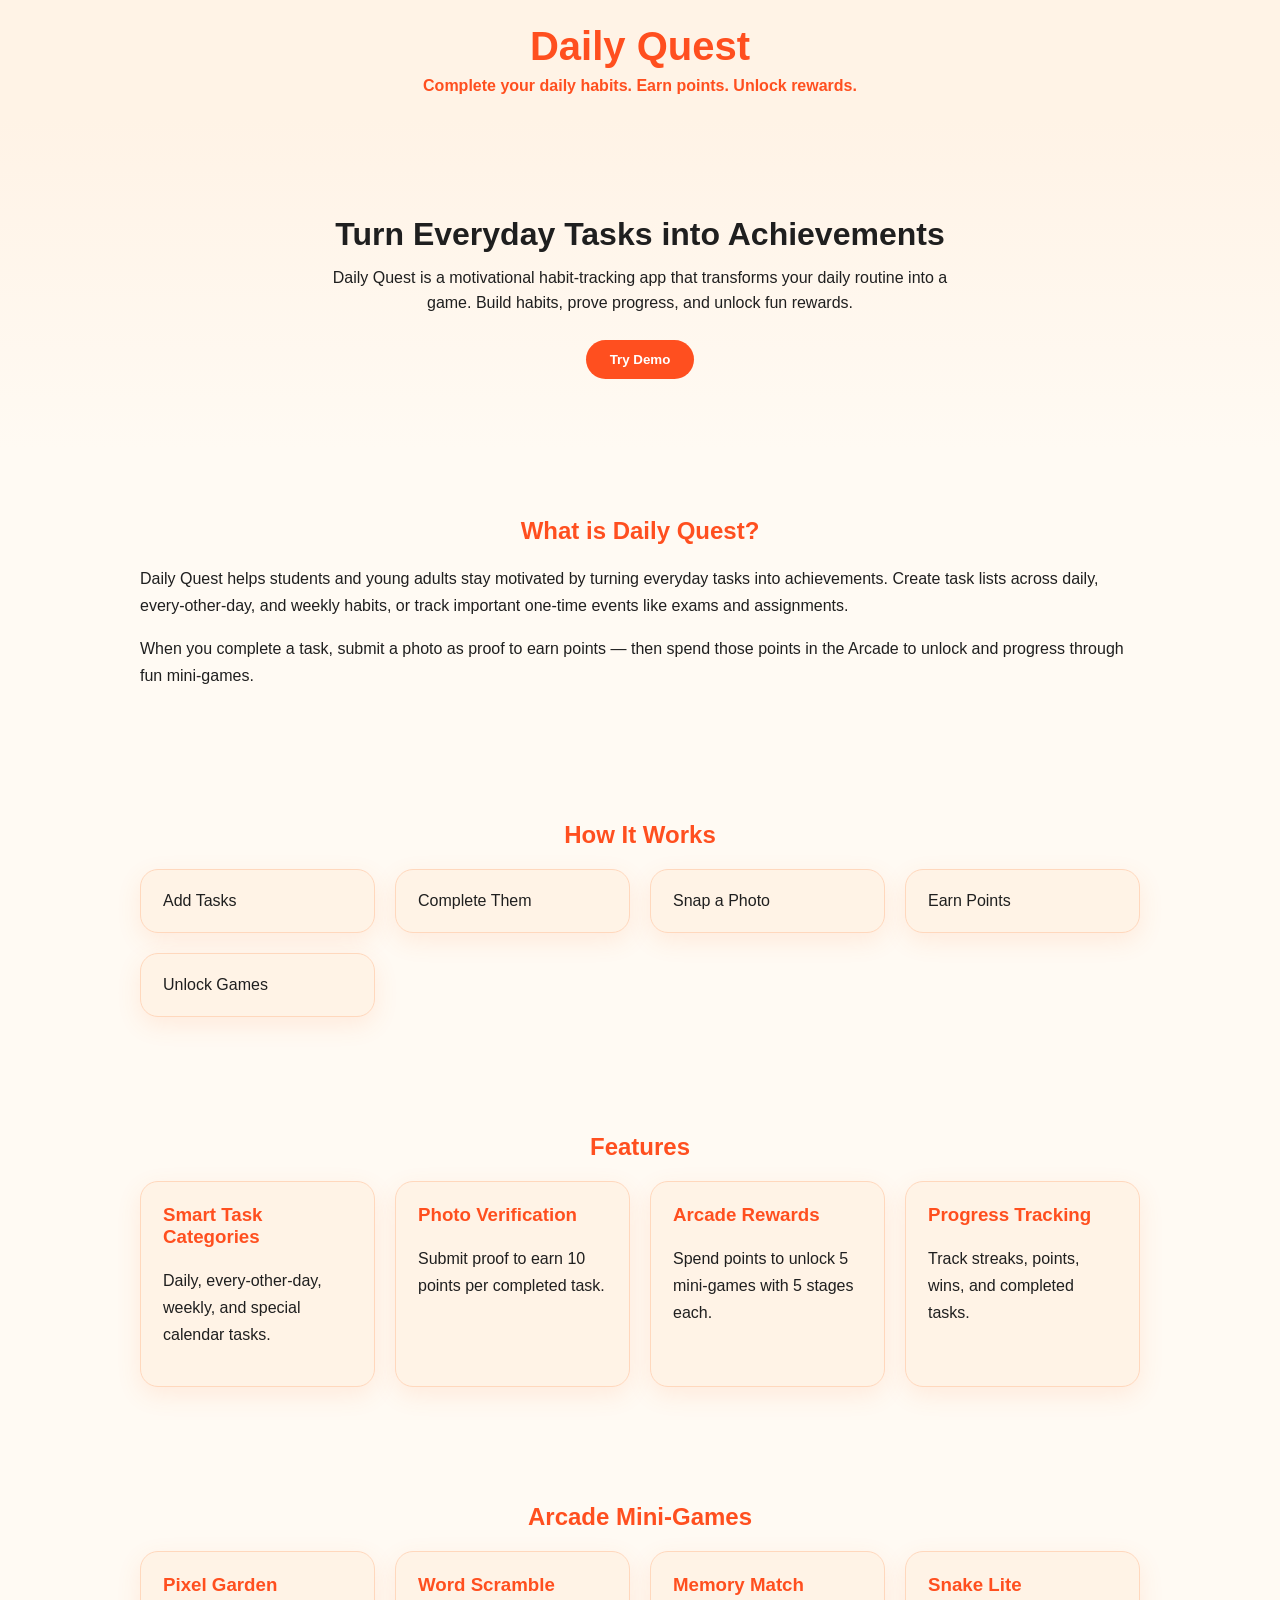
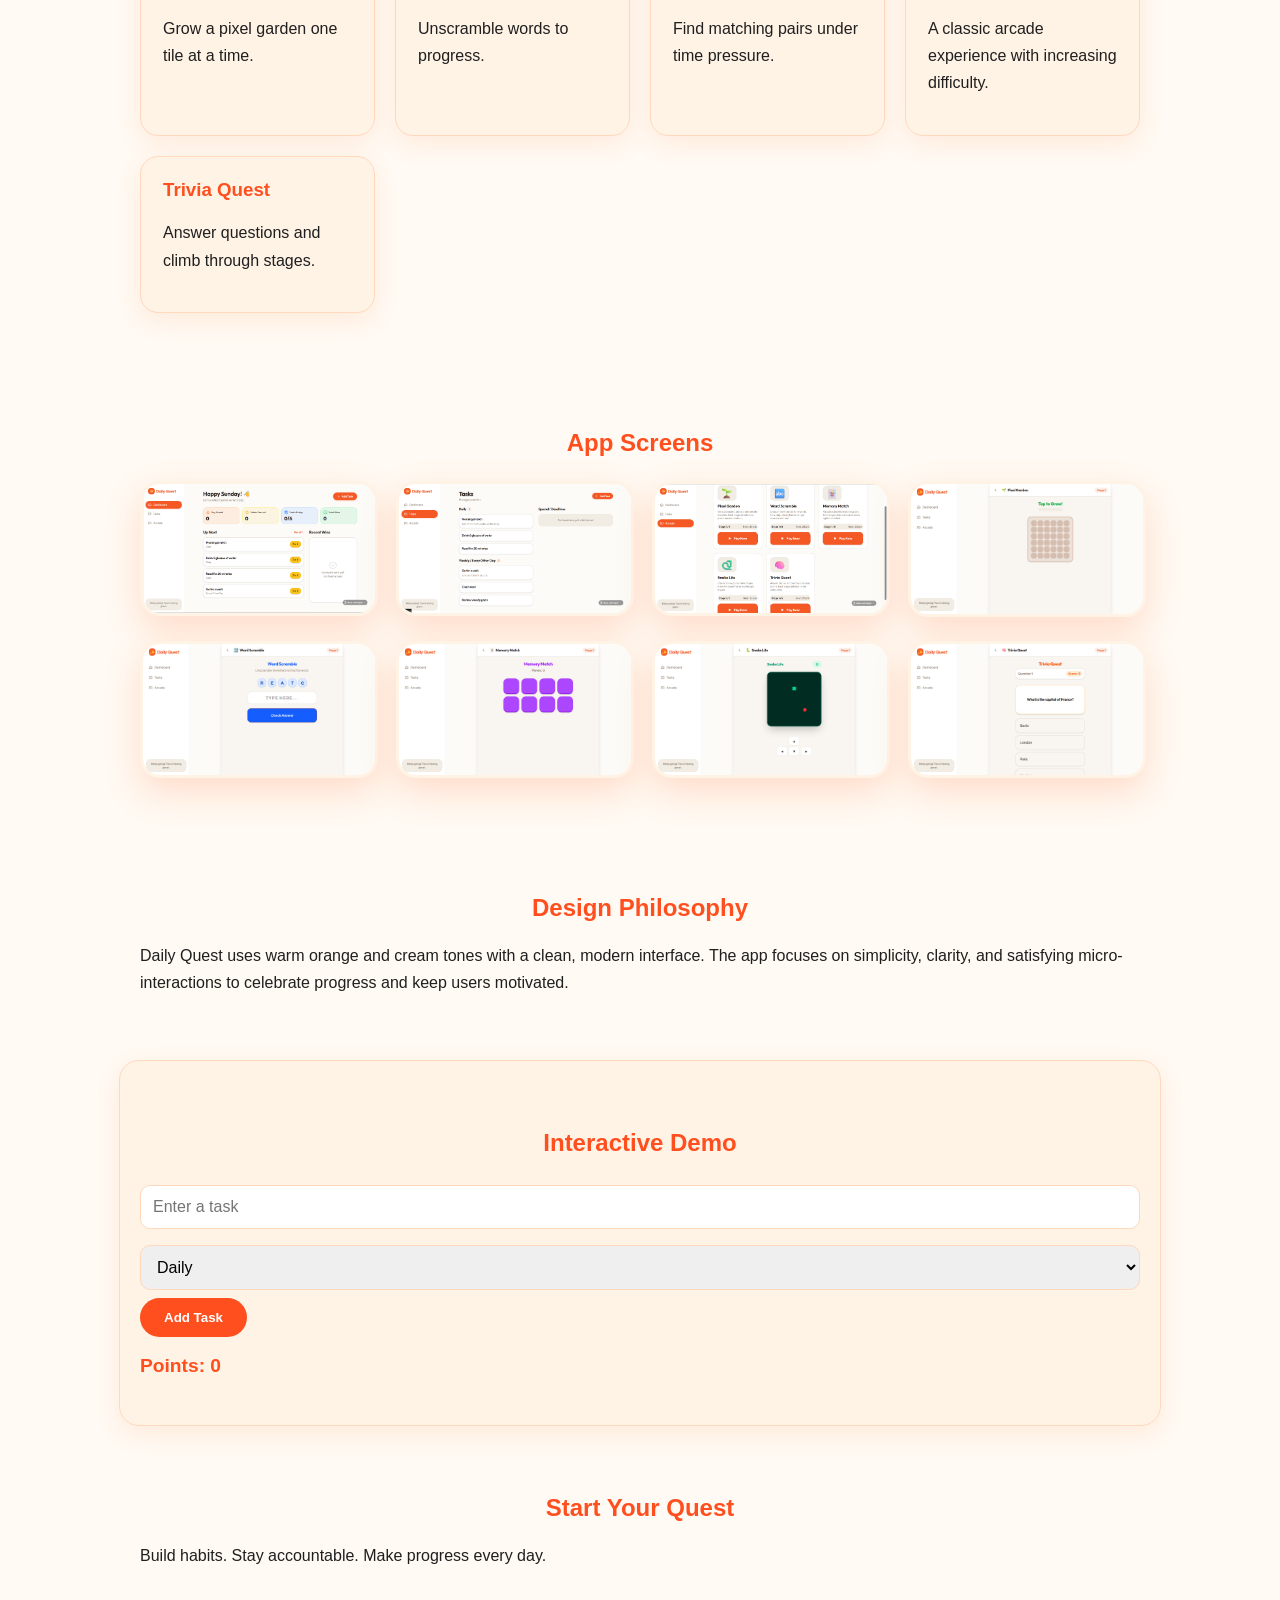
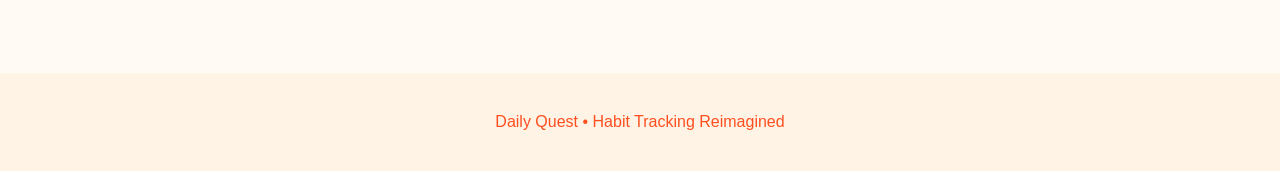
<file: index.html>
<!DOCTYPE html>
<html lang="en">
<head>
  <meta charset="UTF-8">
  <meta name="viewport" content="width=device-width, initial-scale=1.0">
  <title>Daily Quest</title>
  <link rel="stylesheet" href="styles.css">
  <script src="script.js" defer></script></head>
<body>

<header>
  <h1>Daily Quest</h1>
  <p><strong>Complete your daily habits. Earn points. Unlock rewards.</strong></p>
</header>

<!-- HERO -->
<section class="hero">
  <h2>Turn Everyday Tasks into Achievements</h2>
  <p>
    Daily Quest is a motivational habit-tracking app that transforms your daily routine into a game.
    Build habits, prove progress, and unlock fun rewards.
  </p>
  <button onclick="scrollToDemo()">Try Demo</button>
</section>

<!-- ABOUT -->
<section class="section">
  <h2>What is Daily Quest?</h2>
  <p>
    Daily Quest helps students and young adults stay motivated by turning everyday tasks into achievements.
    Create task lists across daily, every-other-day, and weekly habits, or track important one-time events like exams and assignments.
  </p>
  <p>
    When you complete a task, submit a photo as proof to earn points — then spend those points in the Arcade
    to unlock and progress through fun mini-games.
  </p>
</section>

<!-- CORE LOOP -->
<section class="section">
  <h2>How It Works</h2>
  <div class="features">
    <div class="card">Add Tasks</div>
    <div class="card">Complete Them</div>
    <div class="card">Snap a Photo</div>
    <div class="card">Earn Points</div>
    <div class="card">Unlock Games</div>
  </div>
</section>

<!-- FEATURES -->
<section class="section">
  <h2>Features</h2>
  <div class="features">
    <div class="card">
      <h3>Smart Task Categories</h3>
      <p>Daily, every-other-day, weekly, and special calendar tasks.</p>
    </div>
    <div class="card">
      <h3>Photo Verification</h3>
      <p>Submit proof to earn 10 points per completed task.</p>
    </div>
    <div class="card">
      <h3>Arcade Rewards</h3>
      <p>Spend points to unlock 5 mini-games with 5 stages each.</p>
    </div>
    <div class="card">
      <h3>Progress Tracking</h3>
      <p>Track streaks, points, wins, and completed tasks.</p>
    </div>
  </div>
</section>

<!-- GAMES -->
<section class="section">
  <h2>Arcade Mini-Games</h2>
  <div class="features">
    <div class="card">
      <h3>Pixel Garden</h3>
      <p>Grow a pixel garden one tile at a time.</p>
    </div>
    <div class="card">
      <h3>Word Scramble</h3>
      <p>Unscramble words to progress.</p>
    </div>
    <div class="card">
      <h3>Memory Match</h3>
      <p>Find matching pairs under time pressure.</p>
    </div>
    <div class="card">
      <h3>Snake Lite</h3>
      <p>A classic arcade experience with increasing difficulty.</p>
    </div>
    <div class="card">
      <h3>Trivia Quest</h3>
      <p>Answer questions and climb through stages.</p>
    </div>
  </div>
</section>

<!-- SCREENSHOTS -->
<section class="section">
  <h2>App Screens</h2>
  <div class="screenshots">

    <img src="images/dashboard.png" alt="Dashboard">
    <img src="images/tasks.png" alt="Tasks">
    <img src="images/arcade.png" alt="Arcade">

    <img src="images/pixel_garden.jpg" alt="Pixel Garden">
    <img src="images/word_scramble.jpg" alt="Word Scramble">
    <img src="images/memory_match.jpg" alt="Memory Match">
    <img src="images/snake.jpg" alt="Snake Lite">
    <img src="images/trivia.jpg" alt="Trivia Quest">

  </div>
</section>

<!-- VISUAL STYLE -->
<section class="section">
  <h2>Design Philosophy</h2>
  <p>
    Daily Quest uses warm orange and cream tones with a clean, modern interface.
    The app focuses on simplicity, clarity, and satisfying micro-interactions
    to celebrate progress and keep users motivated.
  </p>
</section>

<!-- DEMO -->
<section class="section demo" id="demo">
  <h2>Interactive Demo</h2>

  <input type="text" id="taskInput" placeholder="Enter a task">
  
  <select id="taskType">
    <option value="daily">Daily</option>
    <option value="everyOther">Every Other Day</option>
    <option value="weekly">Weekly</option>
    <option value="special">Special</option>
  </select>

  <button onclick="addTask()">Add Task</button>

  <ul id="taskList"></ul>

  <div class="points">Points: <span id="points">0</span></div>
</section>

<!-- CTA -->
<section class="section">
  <h2>Start Your Quest</h2>
  <p>Build habits. Stay accountable. Make progress every day.</p>
</section>

<footer>
  <p>Daily Quest • Habit Tracking Reimagined</p>
</footer>


</body>
</html>
</file>
<file: styles.css>
/* styles.css */

body {
  margin: 0;
  font-family: Arial, sans-serif;
  background: #fffaf3;
  color: #1f1f1f;
}

header {
  padding: 24px 20px;
  text-align: center;
  background: #fff3e6;
  color: #ff4f1f;
}

header h1 {
  margin: 0;
  font-size: 2.5rem;
}

header p {
  margin: 8px 0 0;
}

.hero {
  text-align: center;
  padding: 70px 20px;
  background: linear-gradient(180deg, #fff3e6, #fffaf3);
}

.hero h2 {
  font-size: 2rem;
  margin-bottom: 12px;
}

.hero p {
  max-width: 650px;
  margin: 0 auto 24px;
  line-height: 1.6;
}

button {
  padding: 12px 24px;
  border-radius: 999px;
  background: #ff4f1f;
  color: white;
  border: none;
  cursor: pointer;
  font-weight: bold;
  transition: transform 0.2s ease, box-shadow 0.2s ease;
}

button:hover {
  transform: translateY(-2px);
  box-shadow: 0 8px 20px rgba(255, 79, 31, 0.3);
}

.section {
  padding: 48px 20px;
  max-width: 1000px;
  margin: auto;
}

.section h2 {
  color: #ff4f1f;
  text-align: center;
  margin-bottom: 20px;
}

.section p {
  line-height: 1.7;
}

.features {
  display: grid;
  grid-template-columns: repeat(auto-fit, minmax(220px, 1fr));
  gap: 20px;
}

.card {
  background: #fff3e6;
  padding: 22px;
  border-radius: 18px;
  border: 1px solid #ffd8bd;
  box-shadow: 0 8px 24px rgba(255, 120, 60, 0.12);
}

.card h3 {
  margin-top: 0;
  color: #ff4f1f;
}

.screenshots {
  display: grid;
  grid-template-columns: repeat(auto-fit, minmax(230px, 1fr));
  gap: 24px;
  margin-top: 24px;
}

.screenshots img {
  width: 100%;
  border-radius: 20px;
  border: 3px solid #fff3e6;
  box-shadow: 0 14px 35px rgba(255, 120, 60, 0.22);
  background: white;
  transition: transform 0.2s ease, box-shadow 0.2s ease;
}

.screenshots img:hover {
  transform: scale(1.03);
  box-shadow: 0 18px 45px rgba(255, 79, 31, 0.3);
}

.demo {
  background: #fff3e6;
  border-radius: 20px;
  border: 1px solid #ffd8bd;
  box-shadow: 0 8px 24px rgba(255, 120, 60, 0.12);
}

input,
select {
  padding: 12px;
  margin: 8px 0;
  width: 100%;
  box-sizing: border-box;
  border: 1px solid #ffd8bd;
  border-radius: 10px;
  font-size: 1rem;
}

input:focus,
select:focus {
  outline: none;
  border-color: #ff4f1f;
  box-shadow: 0 0 0 3px rgba(255, 79, 31, 0.15);
}

ul {
  list-style: none;
  padding: 0;
}

li {
  padding: 12px;
  margin: 8px 0;
  background: #ffffff;
  border: 1px solid #ffd8bd;
  border-radius: 10px;
  display: flex;
  justify-content: space-between;
}

.points {
  margin-top: 18px;
  font-size: 1.2rem;
  font-weight: bold;
  color: #ff4f1f;
}

footer {
  text-align: center;
  padding: 24px;
  background: #fff3e6;
  color: #ff4f1f;
  margin-top: 40px;
}

@media (max-width: 600px) {
  header h1 {
    font-size: 2rem;
  }

  .hero {
    padding: 50px 16px;
  }

  .hero h2 {
    font-size: 1.6rem;
  }

  .section {
    padding: 36px 16px;
  }
}
</file>
